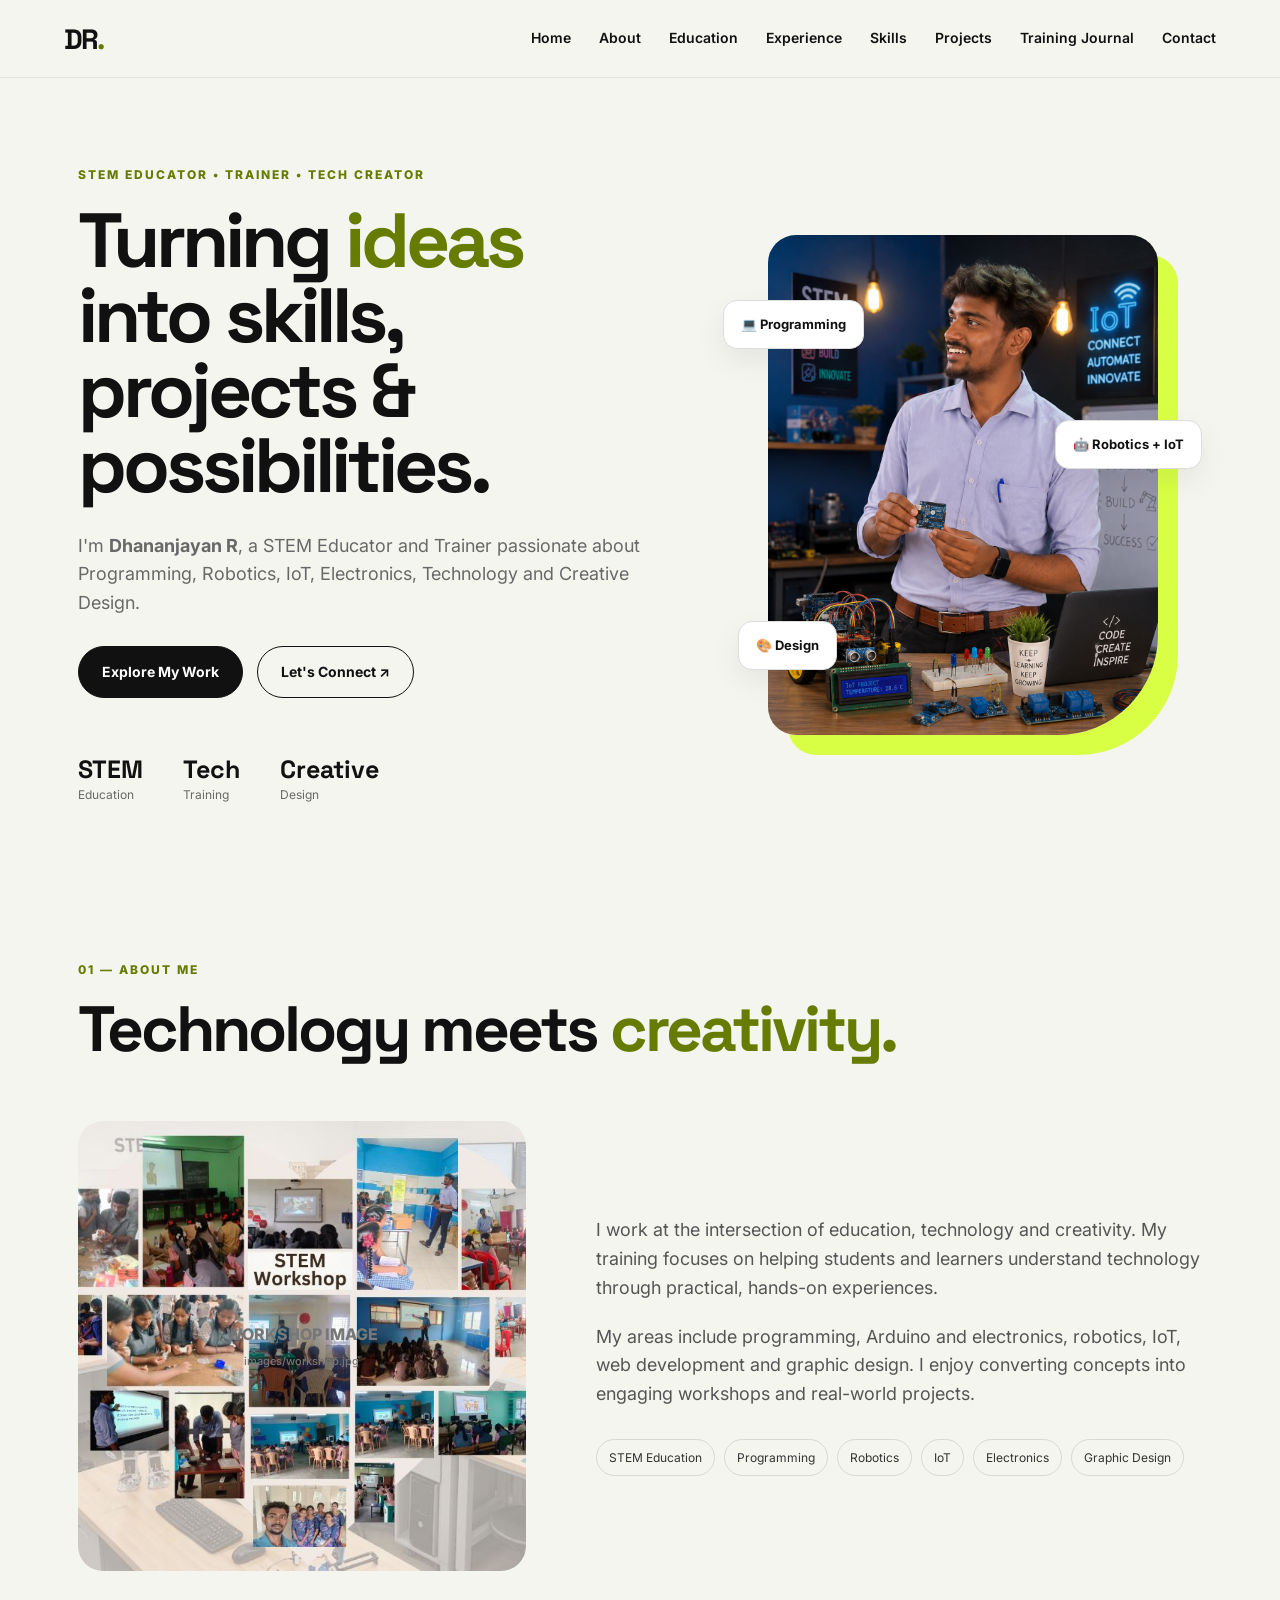
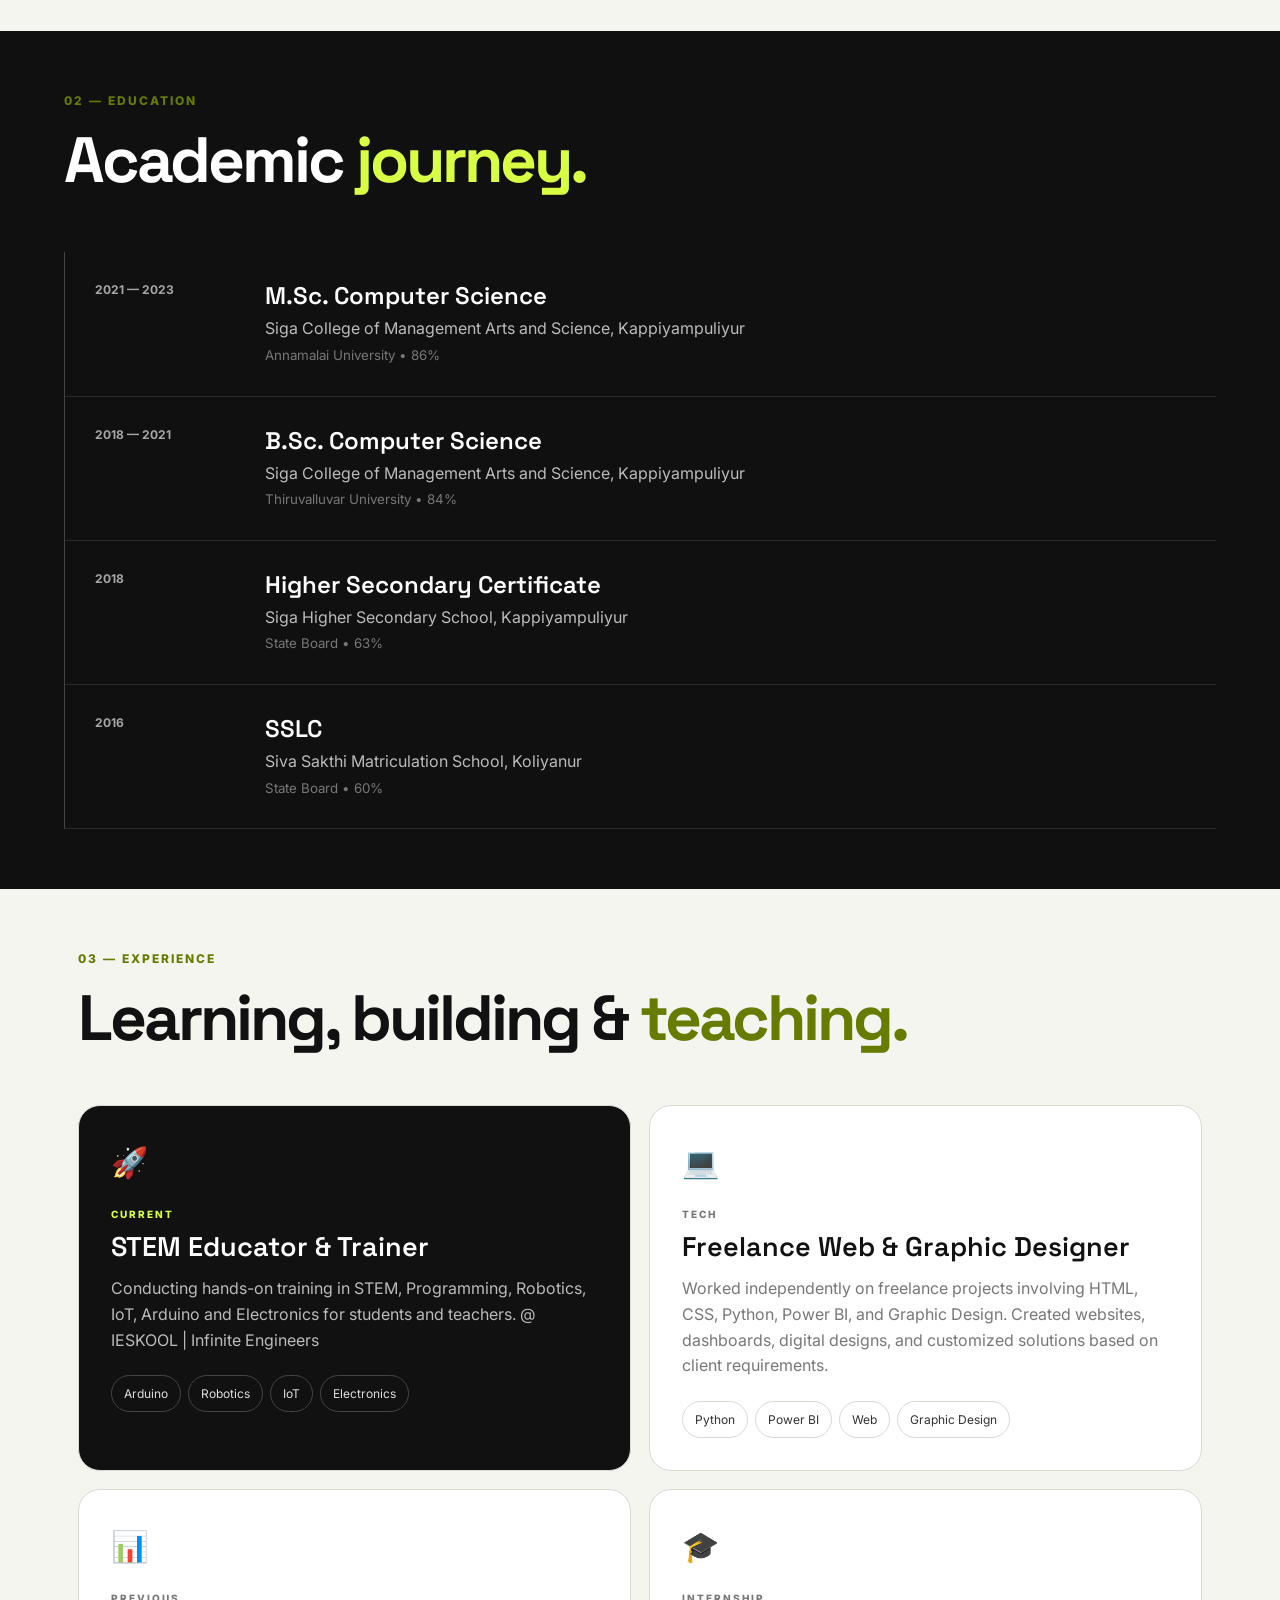
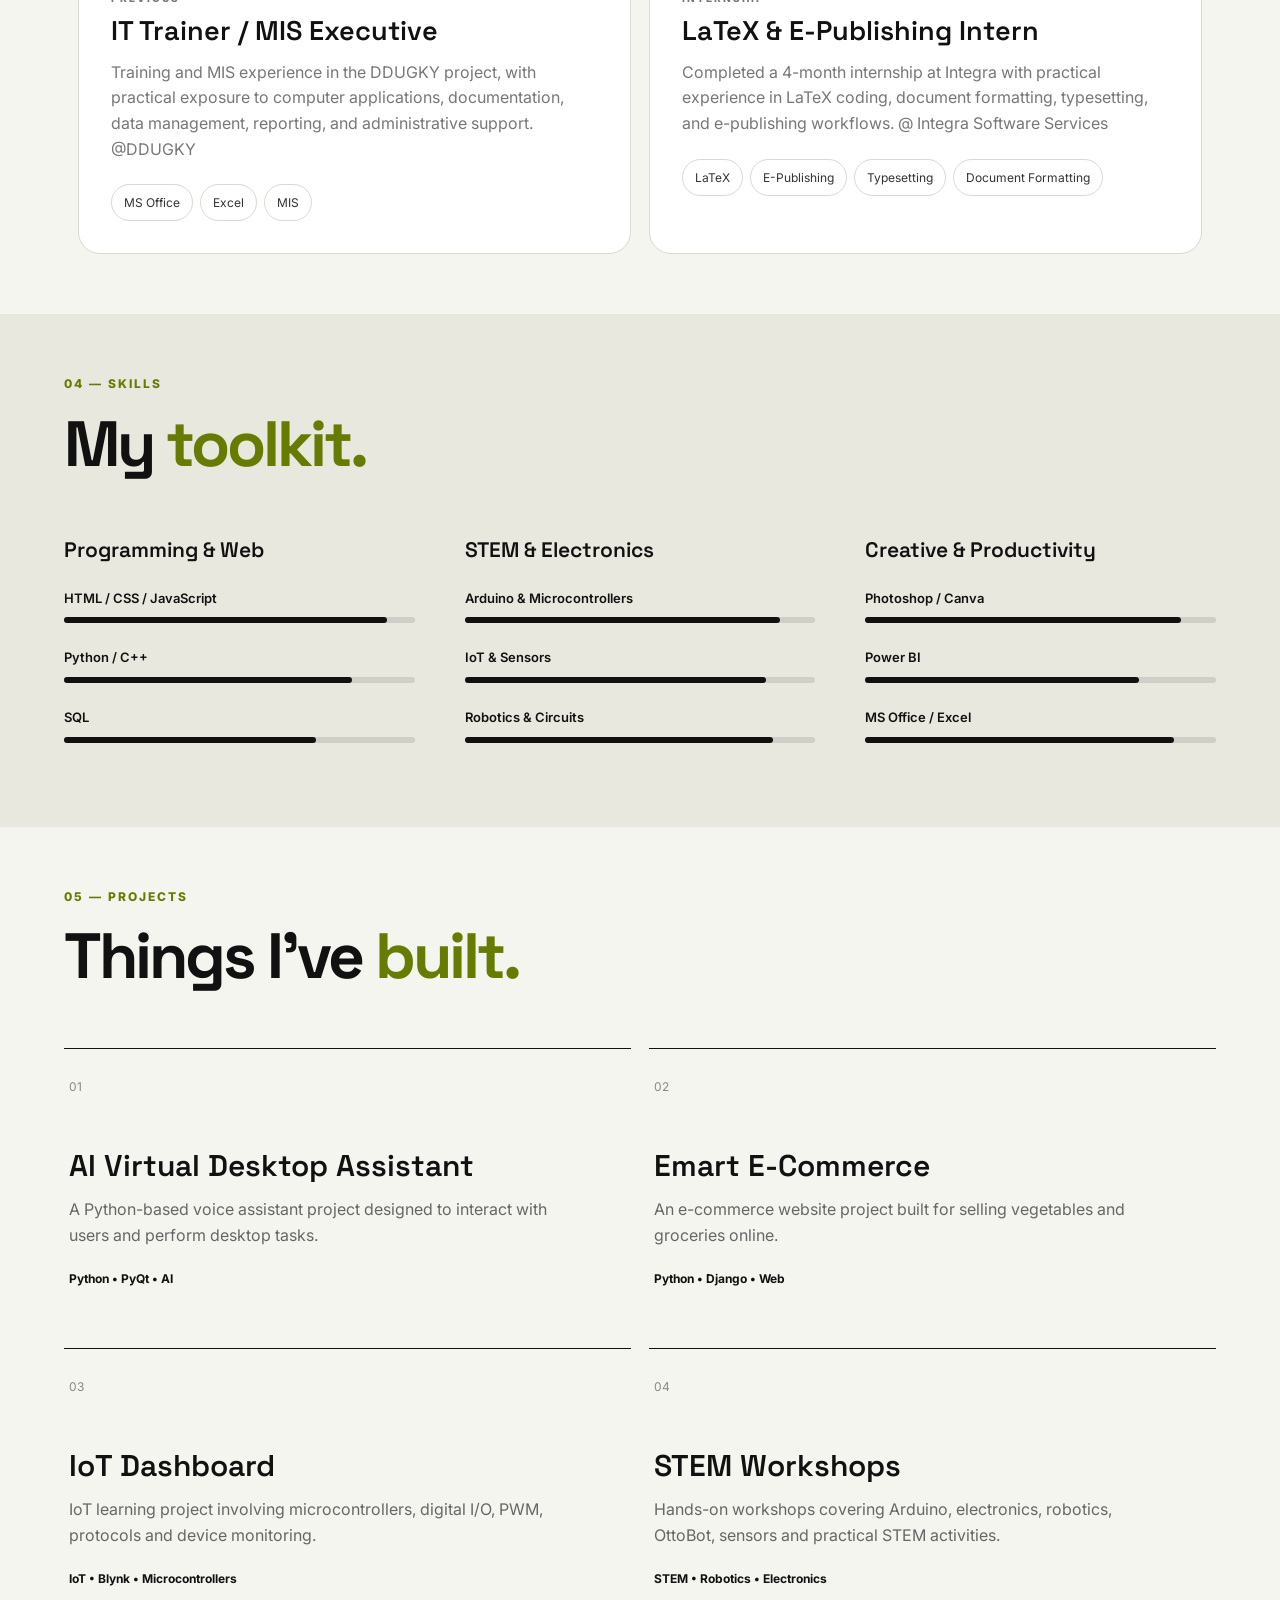
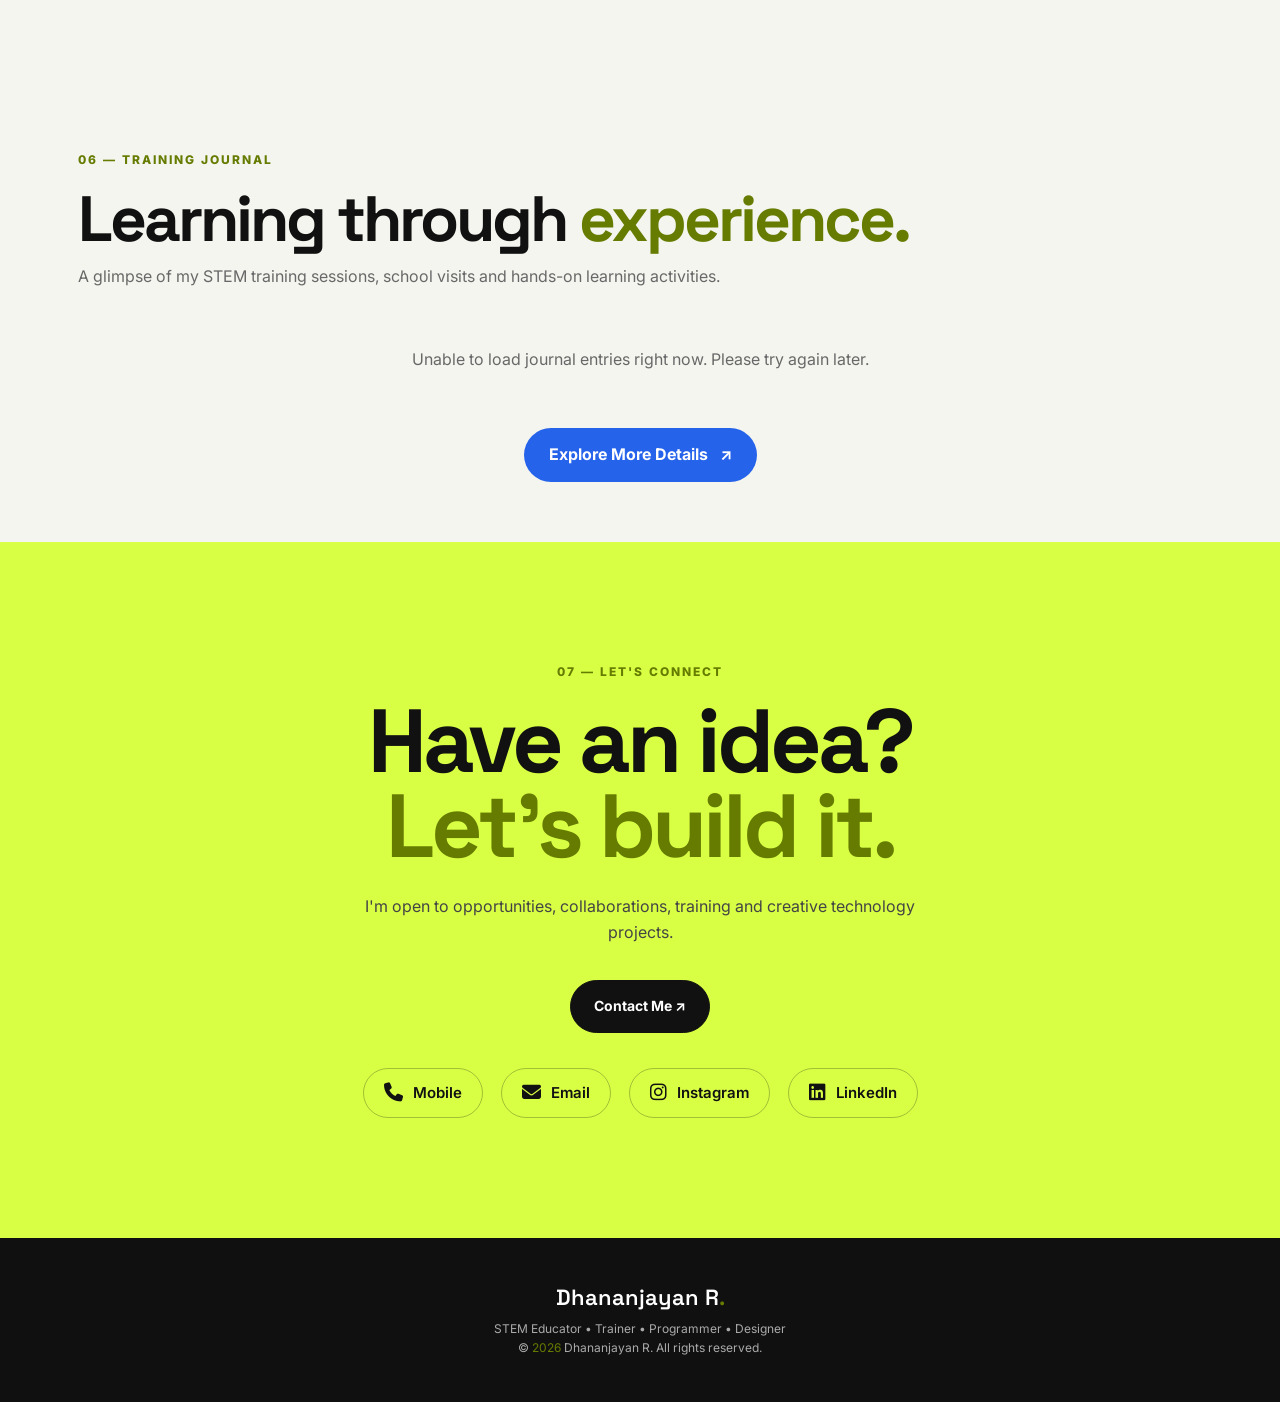
<file: index.html>
<!DOCTYPE html>
<html lang="en">
<head>
  <meta charset="UTF-8">
  <meta name="viewport" content="width=device-width, initial-scale=1.0">
  <meta name="description" content="Dhananjayan R — STEM Educator, Trainer, Programmer and Graphic Designer.">
  <title>Dhananjayan R | STEM Educator & Tech Creator</title>
  <link rel="preconnect" href="https://fonts.googleapis.com">
  <link rel="icon" type="image/png" href="logo.png">
  <link rel="preconnect" href="https://fonts.gstatic.com" crossorigin>
  <link href="https://fonts.googleapis.com/css2?family=Inter:wght@400;500;600;700;800&family=Space+Grotesk:wght@500;600;700&display=swap" rel="stylesheet">
  <link rel="stylesheet" href="style.css">
  <link rel="stylesheet"
    href="https://cdnjs.cloudflare.com/ajax/libs/font-awesome/6.5.2/css/all.min.css">

  <style>
    .journal-section { position: relative; }
    .journal-intro { color: var(--muted, #9ca3af); margin-top: 12px; max-width: 650px; line-height: 1.7; }
    .journal-grid { display:grid; grid-template-columns:repeat(2,minmax(0,1fr)); gap:24px; margin-top:32px; }
    .journal-card { overflow:hidden; border:1px solid rgba(148,163,184,.2); border-radius:18px; background:var(--card, rgba(255,255,255,.04)); transition:transform .25s ease,border-color .25s ease; }
    .journal-card:hover { transform:translateY(-5px); border-color:rgba(59,130,246,.55); }
    .journal-card img { display:block; width:100%; height:220px; object-fit:cover; background:#182235; }
    .journal-card-body { padding:22px; }
    .journal-meta { color:#60a5fa; font-size:.82rem; font-weight:700; letter-spacing:.04em; margin-bottom:9px; }
    .journal-card h3 { color:var(--text, #657c00); font-size:1.2rem; margin:0 0 10px; }
    .journal-card p { color:var(--muted, #aab4c4); line-height:1.65; margin:0 0 14px; }
    .journal-location { color:var(--muted, #aab4c4); font-size:.9rem; }
    .journal-report { display:inline-block; margin-top:14px; color:#60a5fa; text-decoration:none; font-weight:700; }
    .journal-more-wrap { display:flex; justify-content:center; margin-top:32px; }
    .journal-more-btn { display:inline-flex; gap:12px; align-items:center; padding:14px 25px; border-radius:999px; background:#2563eb; color:#fff; text-decoration:none; font-weight:700; transition:.2s ease; }
    .journal-more-btn:hover { background:#1d4ed8; transform:translateY(-2px); }
    .journal-loading,.journal-empty { grid-column:1/-1; color:var(--muted,#aab4c4); padding:24px; text-align:center; }
    @media(max-width:700px) { .journal-grid { grid-template-columns:1fr; } .journal-card img { height:200px; } }
  </style>
</head>
<body>

<header class="navbar">
  <a class="logo" href="#home">DR<span>.</span></a>
  <button class="menu-btn" id="menuBtn" aria-label="Open menu">☰</button>
  <nav id="nav">
    <a href="#home">Home</a>
    <a href="#about">About</a>
    <a href="#education">Education</a>
    <a href="#experience">Experience</a>
    <a href="#skills">Skills</a>
    <a href="#projects">Projects</a>
    <a href="#training">Training Journal</a>
    <a href="#contact">Contact</a>
  </nav>
</header>

<main>
  <section class="hero" id="home">
    <div class="hero-content reveal">
      <p class="eyebrow">STEM EDUCATOR • TRAINER • TECH CREATOR</p>
      <h1>Turning <span>ideas</span> into skills, projects & possibilities.</h1>
      <p class="hero-text">
        I'm <strong>Dhananjayan R</strong>, a STEM Educator and Trainer passionate about
        Programming, Robotics, IoT, Electronics, Technology and Creative Design.
      </p>
      <div class="hero-buttons">
        <a class="btn primary" href="#projects">Explore My Work</a>
        <a class="btn secondary" href="#contact">Let's Connect ↗</a>
      </div>
      <div class="stats">
        <div><strong>STEM</strong><span>Education</span></div>
        <div><strong>Tech</strong><span>Training</span></div>
        <div><strong>Creative</strong><span>Design</span></div>
      </div>
    </div>

    <div class="hero-visual reveal">
      <!-- Replace profile.jpg with your own photo -->
      <div class="photo-frame">
        <img src="images/profile.png" alt="Dhananjayan R" onerror="this.style.display='none';this.parentElement.classList.add('photo-placeholder')">
        <div class="placeholder-content">
          <span>YOUR PHOTO</span>
          <small>images/profile.jpg</small>
        </div>
      </div>
      <div class="floating-card card-one">💻 Programming</div>
      <div class="floating-card card-two">🤖 Robotics + IoT</div>
      <div class="floating-card card-three">🎨 Design</div>
    </div>
  </section>

  <section class="section about" id="about">
    <div class="section-head reveal">
      <p class="eyebrow">01 — ABOUT ME</p>
      <h2>Technology meets <span>creativity.</span></h2>
    </div>
    <div class="about-grid">
      <div class="about-image reveal">
        <img src="images/workshop.jpg" alt="Dhananjayan conducting a STEM workshop"
             onerror="this.style.display='none';this.parentElement.classList.add('image-placeholder')">
        <div class="placeholder-content"><span>WORKSHOP IMAGE</span><small>images/workshop.jpg</small></div>
      </div>
      <div class="about-copy reveal">
        <p>
          I work at the intersection of education, technology and creativity. My training
          focuses on helping students and learners understand technology through practical,
          hands-on experiences.
        </p>
        <p>
          My areas include programming, Arduino and electronics, robotics, IoT, web
          development and graphic design. I enjoy converting concepts into engaging
          workshops and real-world projects.
        </p>
        <div class="pill-list">
          <span>STEM Education</span><span>Programming</span><span>Robotics</span>
          <span>IoT</span><span>Electronics</span><span>Graphic Design</span>
        </div>
      </div>
    </div>
  </section>

  <section class="section dark-section" id="education">
    <div class="section-head reveal">
      <p class="eyebrow">02 — EDUCATION</p>
      <h2>Academic <span>journey.</span></h2>
    </div>
    <div class="timeline">
      <article class="timeline-item reveal">
        <div class="year">2021 — 2023</div>
        <div class="timeline-content">
          <h3>M.Sc. Computer Science</h3>
          <p>Siga College of Management Arts and Science, Kappiyampuliyur</p>
          <small>Annamalai University • 86%</small>
        </div>
      </article>
      <article class="timeline-item reveal">
        <div class="year">2018 — 2021</div>
        <div class="timeline-content">
          <h3>B.Sc. Computer Science</h3>
          <p>Siga College of Management Arts and Science, Kappiyampuliyur</p>
          <small>Thiruvalluvar University • 84%</small>
        </div>
      </article>
      <article class="timeline-item reveal">
        <div class="year">2018</div>
        <div class="timeline-content">
          <h3>Higher Secondary Certificate</h3>
          <p>Siga Higher Secondary School, Kappiyampuliyur</p>
          <small>State Board • 63%</small>
        </div>
      </article>
      <article class="timeline-item reveal">
        <div class="year">2016</div>
        <div class="timeline-content">
          <h3>SSLC</h3>
          <p>Siva Sakthi Matriculation School, Koliyanur</p>
          <small>State Board • 60%</small>
        </div>
      </article>
    </div>
  </section>

  <section class="section" id="experience">
    <div class="section-head reveal">
      <p class="eyebrow">03 — EXPERIENCE</p>
      <h2>Learning, building & <span>teaching.</span></h2>
    </div>
    <div class="experience-grid">
      <article class="experience-card featured reveal">
        <div class="icon">🚀</div>
        <p class="role">CURRENT</p>
        <h3>STEM Educator & Trainer</h3>
        <p>Conducting hands-on training in STEM, Programming, Robotics, IoT, Arduino and Electronics for students and teachers. @ IESKOOL | Infinite Engineers</p>
        <div class="tags"><span>Arduino</span><span>Robotics</span><span>IoT</span><span>Electronics</span></div>
      </article>
      <article class="experience-card reveal">
        <div class="icon">💻</div>
        <p class="role">TECH</p>
        <h3>Freelance Web & Graphic Designer</h3>
        <p>Worked independently on freelance projects involving HTML, CSS, Python, Power BI, and Graphic Design. Created websites, dashboards, digital designs, and customized solutions based on client requirements.</p>
        <div class="tags"><span>Python</span><span>Power BI</span><span>Web</span><span>Graphic Design</span></div>
      </article>
      <article class="experience-card reveal">
        <div class="icon">📊</div>
        <p class="role">PREVIOUS</p>
        <h3>IT Trainer / MIS Executive</h3>
        <p>Training and MIS experience in the DDUGKY project, with practical exposure to computer applications, documentation, data management, reporting, and administrative support. @DDUGKY</p>
        <div class="tags"><span>MS Office</span><span>Excel</span><span>MIS</span></div>
      </article>
      <article class="experience-card reveal">
        <div class="icon">🎓</div>
        <p class="role">INTERNSHIP</p>
        <h3>LaTeX & E-Publishing Intern</h3>
        <p>Completed a 4-month internship at Integra with practical experience in LaTeX coding, document formatting, typesetting, and e-publishing workflows. @ Integra Software Services</p>
        <div class="tags"><span>LaTeX</span><span>E-Publishing</span><span>Typesetting</span><span>Document Formatting</span></div>
      </article>
    </div>
  </section>

  <section class="section skills-section" id="skills">
    <div class="section-head reveal">
      <p class="eyebrow">04 — SKILLS</p>
      <h2>My <span>toolkit.</span></h2>
    </div>
    <div class="skills-wrap reveal">
      <div class="skill-group">
        <h3>Programming & Web</h3>
        <div class="skill-bars">
          <div><span>HTML / CSS / JavaScript</span><i style="--level: 92%"></i></div>
          <div><span>Python / C++</span><i style="--level: 82%"></i></div>
          <div><span>SQL</span><i style="--level: 72%"></i></div>
        </div>
      </div>
      <div class="skill-group">
        <h3>STEM & Electronics</h3>
        <div class="skill-bars">
          <div><span>Arduino & Microcontrollers</span><i style="--level: 90%"></i></div>
          <div><span>IoT & Sensors</span><i style="--level: 86%"></i></div>
          <div><span>Robotics & Circuits</span><i style="--level: 88%"></i></div>
        </div>
      </div>
      <div class="skill-group">
        <h3>Creative & Productivity</h3>
        <div class="skill-bars">
          <div><span>Photoshop / Canva</span><i style="--level: 90%"></i></div>
          <div><span>Power BI</span><i style="--level: 78%"></i></div>
          <div><span>MS Office / Excel</span><i style="--level: 88%"></i></div>
        </div>
      </div>
    </div>
  </section>

  <section class="section projects-section" id="projects">
    <div class="section-head reveal">
      <p class="eyebrow">05 — PROJECTS</p>
      <h2>Things I've <span>built.</span></h2>
    </div>
    <div class="project-grid">
      <article class="project-card reveal">
        <div class="project-number">01</div>
        <h3>AI Virtual Desktop Assistant</h3>
        <p>A Python-based voice assistant project designed to interact with users and perform desktop tasks.</p>
        <span>Python • PyQt • AI</span>
      </article>
      <article class="project-card reveal">
        <div class="project-number">02</div>
        <h3>Emart E-Commerce</h3>
        <p>An e-commerce website project built for selling vegetables and groceries online.</p>
        <span>Python • Django • Web</span>
      </article>
      <article class="project-card reveal">
        <div class="project-number">03</div>
        <h3>IoT Dashboard</h3>
        <p>IoT learning project involving microcontrollers, digital I/O, PWM, protocols and device monitoring.</p>
        <span>IoT • Blynk • Microcontrollers</span>
      </article>
      <article class="project-card reveal">
        <div class="project-number">04</div>
        <h3>STEM Workshops</h3>
        <p>Hands-on workshops covering Arduino, electronics, robotics, OttoBot, sensors and practical STEM activities.</p>
        <span>STEM • Robotics • Electronics</span>
      </article>
    </div>
  </section>

  <section class="section journal-section" id="training">
    <div class="section-head reveal">
      <p class="eyebrow">06 — TRAINING JOURNAL</p>
      <h2>Learning through <span>experience.</span></h2>
      <p class="journal-intro">A glimpse of my STEM training sessions, school visits and hands-on learning activities.</p>
    </div>
    <div class="journal-grid" id="homeJournalGrid">
      <p class="journal-loading">Loading my latest journal entries...</p>
    </div>
    <div class="journal-more-wrap">
      <a href="training-journal.html" class="journal-more-btn">Explore More Details <span aria-hidden="true">↗</span></a>
    </div>
  </section>
<!-- 
  <section class="section projects-section" id="projects">
    <div class="section-head reveal">
      <p class="eyebrow">06 — PROJECTS</p>
      <h2>Things I've <span>built.</span></h2>
    </div>
    <div class="project-grid">
      <article class="project-card reveal">
        <div class="project-number">01</div>
        <h3>AI Virtual Desktop Assistant</h3>
        <p>A Python-based voice assistant project designed to interact with users and perform desktop tasks.</p>
        <span>Python • PyQt • AI</span>
      </article>
      <article class="project-card reveal">
        <div class="project-number">02</div>
        <h3>Emart E-Commerce</h3>
        <p>An e-commerce website project built for selling vegetables and groceries online.</p>
        <span>Python • Django • Web</span>
      </article>
      <article class="project-card reveal">
        <div class="project-number">03</div>
        <h3>IoT Dashboard</h3>
        <p>IoT learning project involving microcontrollers, digital I/O, PWM, protocols and device monitoring.</p>
        <span>IoT • Blynk • Microcontrollers</span>
      </article>
      <article class="project-card reveal">
        <div class="project-number">04</div>
        <h3>STEM Workshops</h3>
        <p>Hands-on workshops covering Arduino, electronics, robotics, OttoBot, sensors and practical STEM activities.</p>
        <span>STEM • Robotics • Electronics</span>
      </article>
    </div>
  </section> -->

  <section class="cta" id="contact">
    <div class="reveal">
      <p class="eyebrow">07 — LET'S CONNECT</p>

      <h2>Have an idea?<br>
        <span>Let's build it.</span>
      </h2>

      <p>
        I'm open to opportunities, collaborations, training
        and creative technology projects.
      </p>

      <a class="btn primary" href="mailto:jayancanvas@gmail.com">
        Contact Me ↗
      </a>

      <div class="social-links">

          <a href="tel:+919025316695" class="social-link">
              <i class="fa-solid fa-phone"></i>
              <span>Mobile</span>
          </a>

          <a href="mailto:jayancanvas@gmail.com" class="social-link">
              <i class="fa-solid fa-envelope"></i>
              <span>Email</span>
          </a>

          <a href="https://www.instagram.com/jayan_msd07?dlrf=NWdrNzRkcHY2MW13"
            target="_blank" class="social-link">
              <i class="fa-brands fa-instagram"></i>
              <span>Instagram</span>
          </a>

          <a href="https://www.linkedin.com/in/dhananjayan-ruthragaramoorthy-23119527b/"
            target="_blank" class="social-link">
              <i class="fa-brands fa-linkedin"></i>
              <span>LinkedIn</span>
          </a>

      </div>

    </div>
  </section>
</main>

<footer>
  <div class="footer-logo">Dhananjayan R<span>.</span></div>
  <p>STEM Educator • Trainer • Programmer • Designer</p>
  <p>© <span id="year"></span> Dhananjayan R. All rights reserved.</p>
</footer>

<button class="top-btn" id="topBtn" aria-label="Back to top">↑</button>
<script>
(() => {
  const csvUrl = 'https://docs.google.com/spreadsheets/d/e/2PACX-1vRlr_Ez1GvgYhBowF4OGKRHFnOjW1VO8ckz-uh-FlkpNs-CdgAIHagHPMor00yWugVVNgn32lkIRIbx/pub?gid=2006043793&single=true&output=csv';
  const grid = document.getElementById('homeJournalGrid');
  if (!grid) return;
  function parseCSV(text) {
    const rows=[]; let row=[], cell='', quoted=false;
    for(let i=0;i<text.length;i++){ const c=text[i], n=text[i+1];
      if(c==='"' && quoted && n==='"'){cell+='"';i++;}
      else if(c==='"'){quoted=!quoted;}
      else if(c===',' && !quoted){row.push(cell);cell='';}
      else if((c==='\n'||c==='\r')&&!quoted){ if(c==='\r'&&n==='\n')i++; row.push(cell); if(row.some(v=>v.trim()))rows.push(row); row=[];cell='';}
      else cell+=c;
    }
    row.push(cell); if(row.some(v=>v.trim()))rows.push(row);
    const headers=(rows.shift()||[]).map(h=>h.trim());
    return rows.map(r=>Object.fromEntries(headers.map((h,i)=>[h,(r[i]||'').trim()])));
  }
  const esc = value => String(value||'').replace(/[&<>"']/g,c=>({'&':'&amp;','<':'&lt;','>':'&gt;','"':'&quot;',"'":'&#39;'}[c]));
  function card(item){
    const title=item.Topic||item.Title||'STEM Training Activity';
    const date=item.Date||''; const place=[item.School,item.Location].filter(Boolean).join(' · ');
    const photo=item.PhotoURL||item.PhotoUrl||item.ImageURL||''; const desc=item.Description||'';
    return `<article class="journal-card">${photo?`<img src="${esc(photo)}" alt="${esc(title)}" loading="lazy" onerror="this.style.display='none'">`:''}<div class="journal-card-body"><div class="journal-meta">${esc(date)}</div><h3>${esc(title)}</h3>${place?`<div class="journal-location">${esc(place)}</div>`:''}<p>${esc(desc)}</p>${item.ReportURL?`<a class="journal-report" href="${esc(item.ReportURL)}" target="_blank" rel="noopener">View session report ↗</a>`:''}</div></article>`;
  }
  fetch(csvUrl).then(r=>{if(!r.ok)throw new Error('Could not load the journal');return r.text();}).then(text=>{
    const entries=parseCSV(text).filter(x=>Object.values(x).some(v=>v));
    entries.sort((a,b)=>{const da=Date.parse(a.Date),db=Date.parse(b.Date);return (isNaN(db)?0:db)-(isNaN(da)?0:da);});
    const latest=entries.slice(0,2);
    grid.innerHTML=latest.length?latest.map(card).join(''):'<p class="journal-empty">Journal entries will appear here soon.</p>';
  }).catch(()=>{grid.innerHTML='<p class="journal-empty">Unable to load journal entries right now. Please try again later.</p>';});
})();
</script>
<script src="script.js"></script>
</body>
</html>
</file>
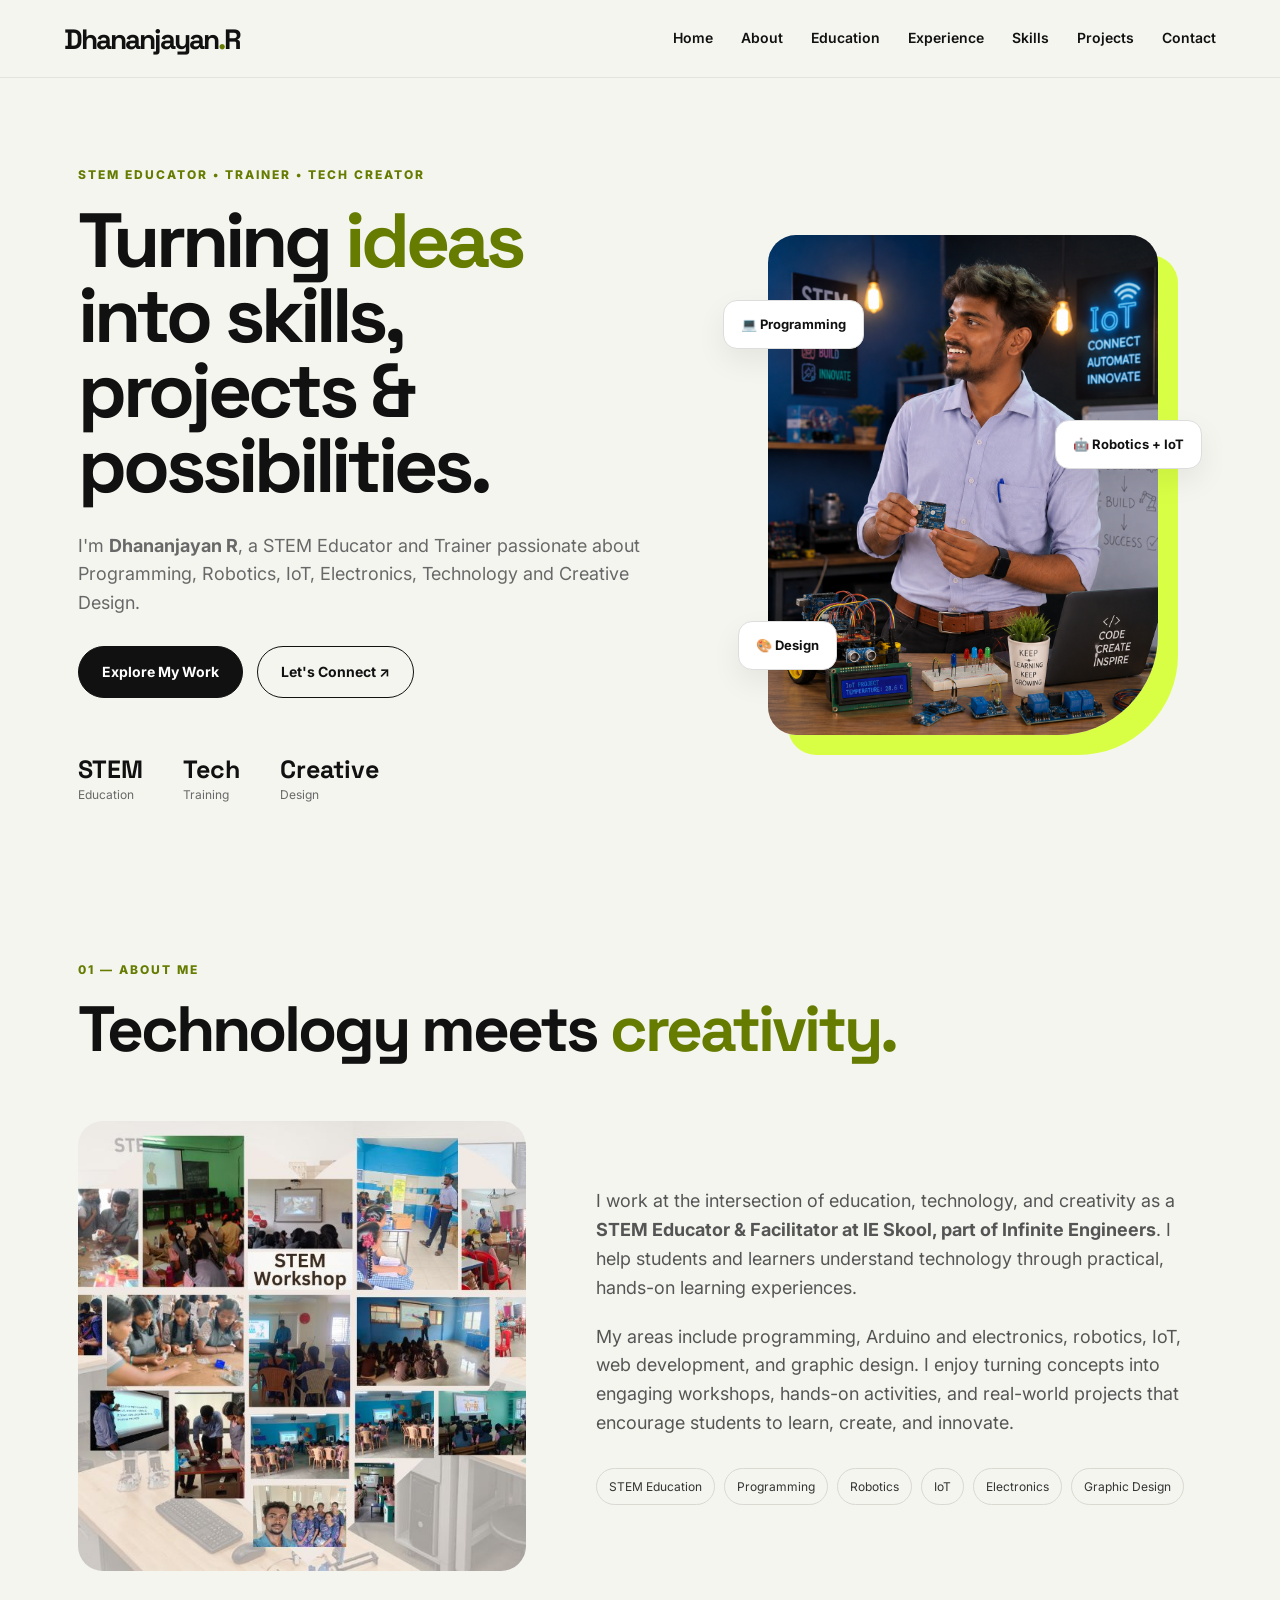
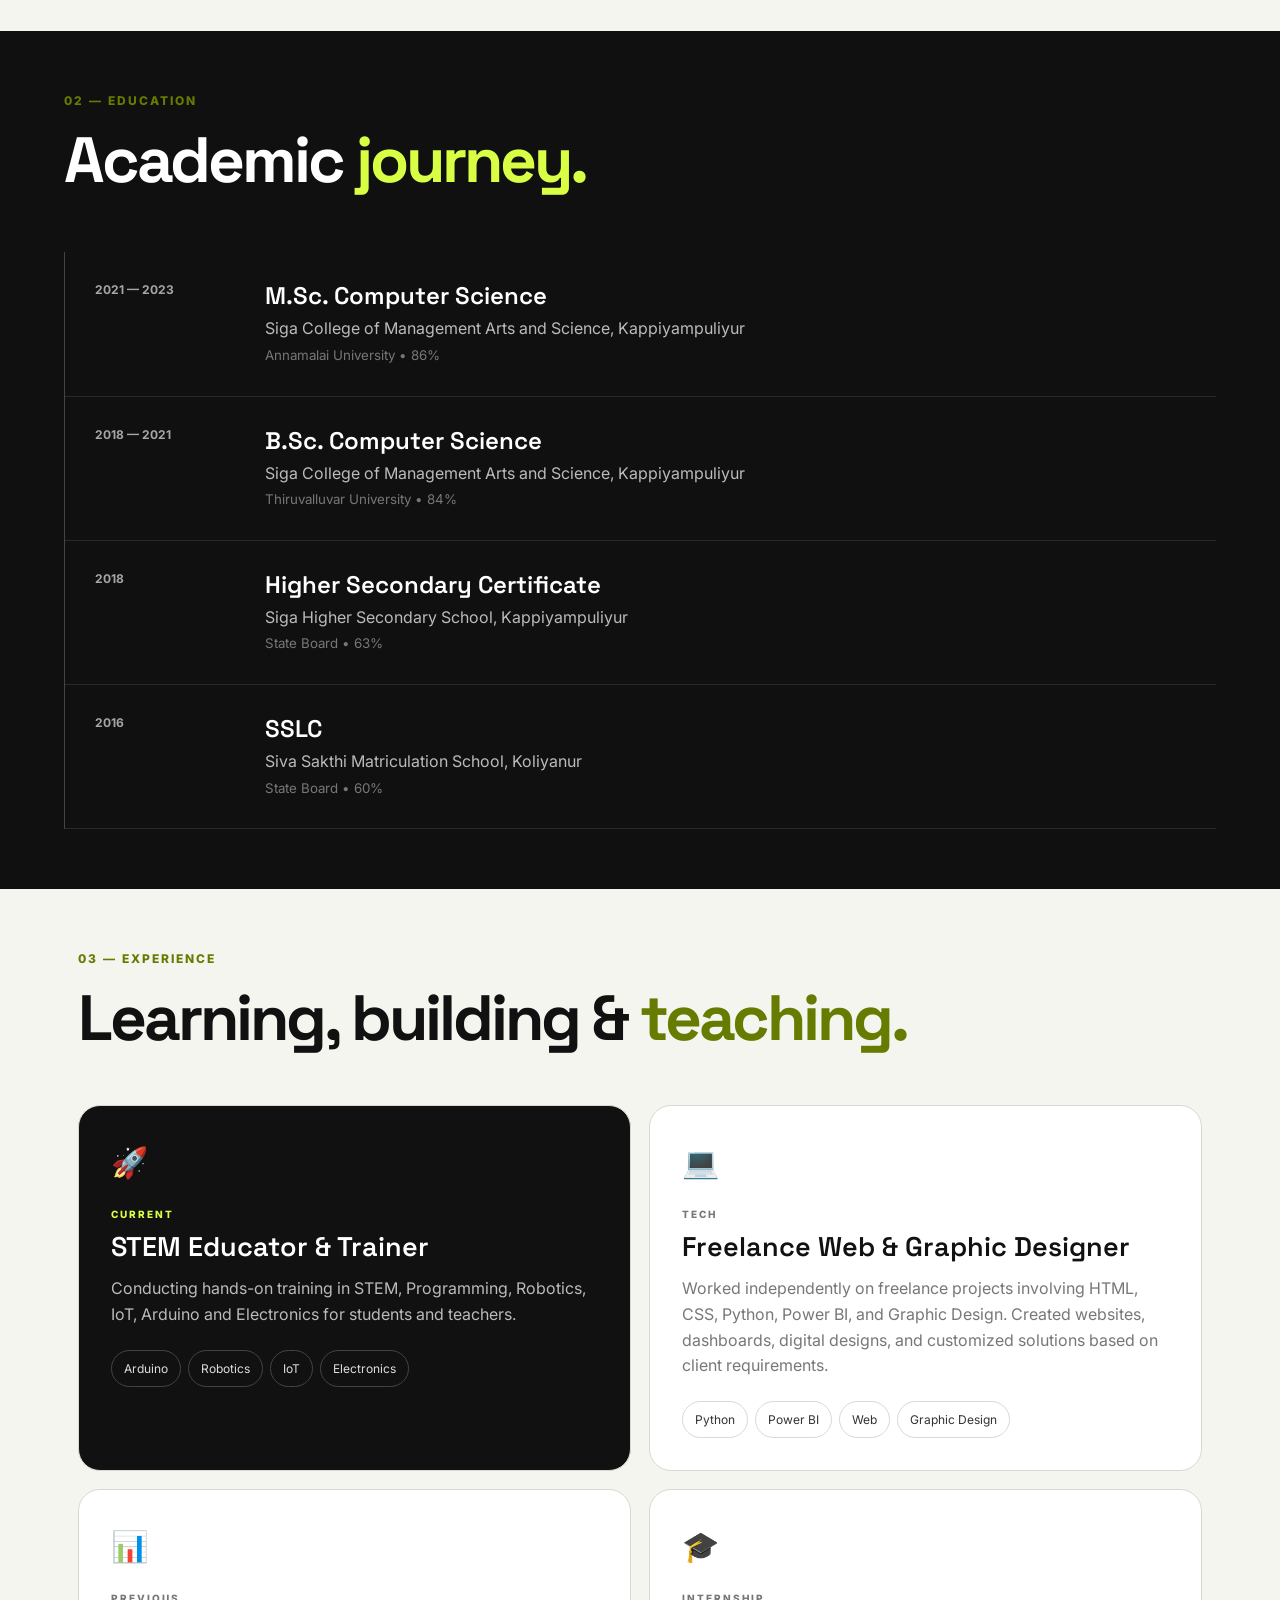
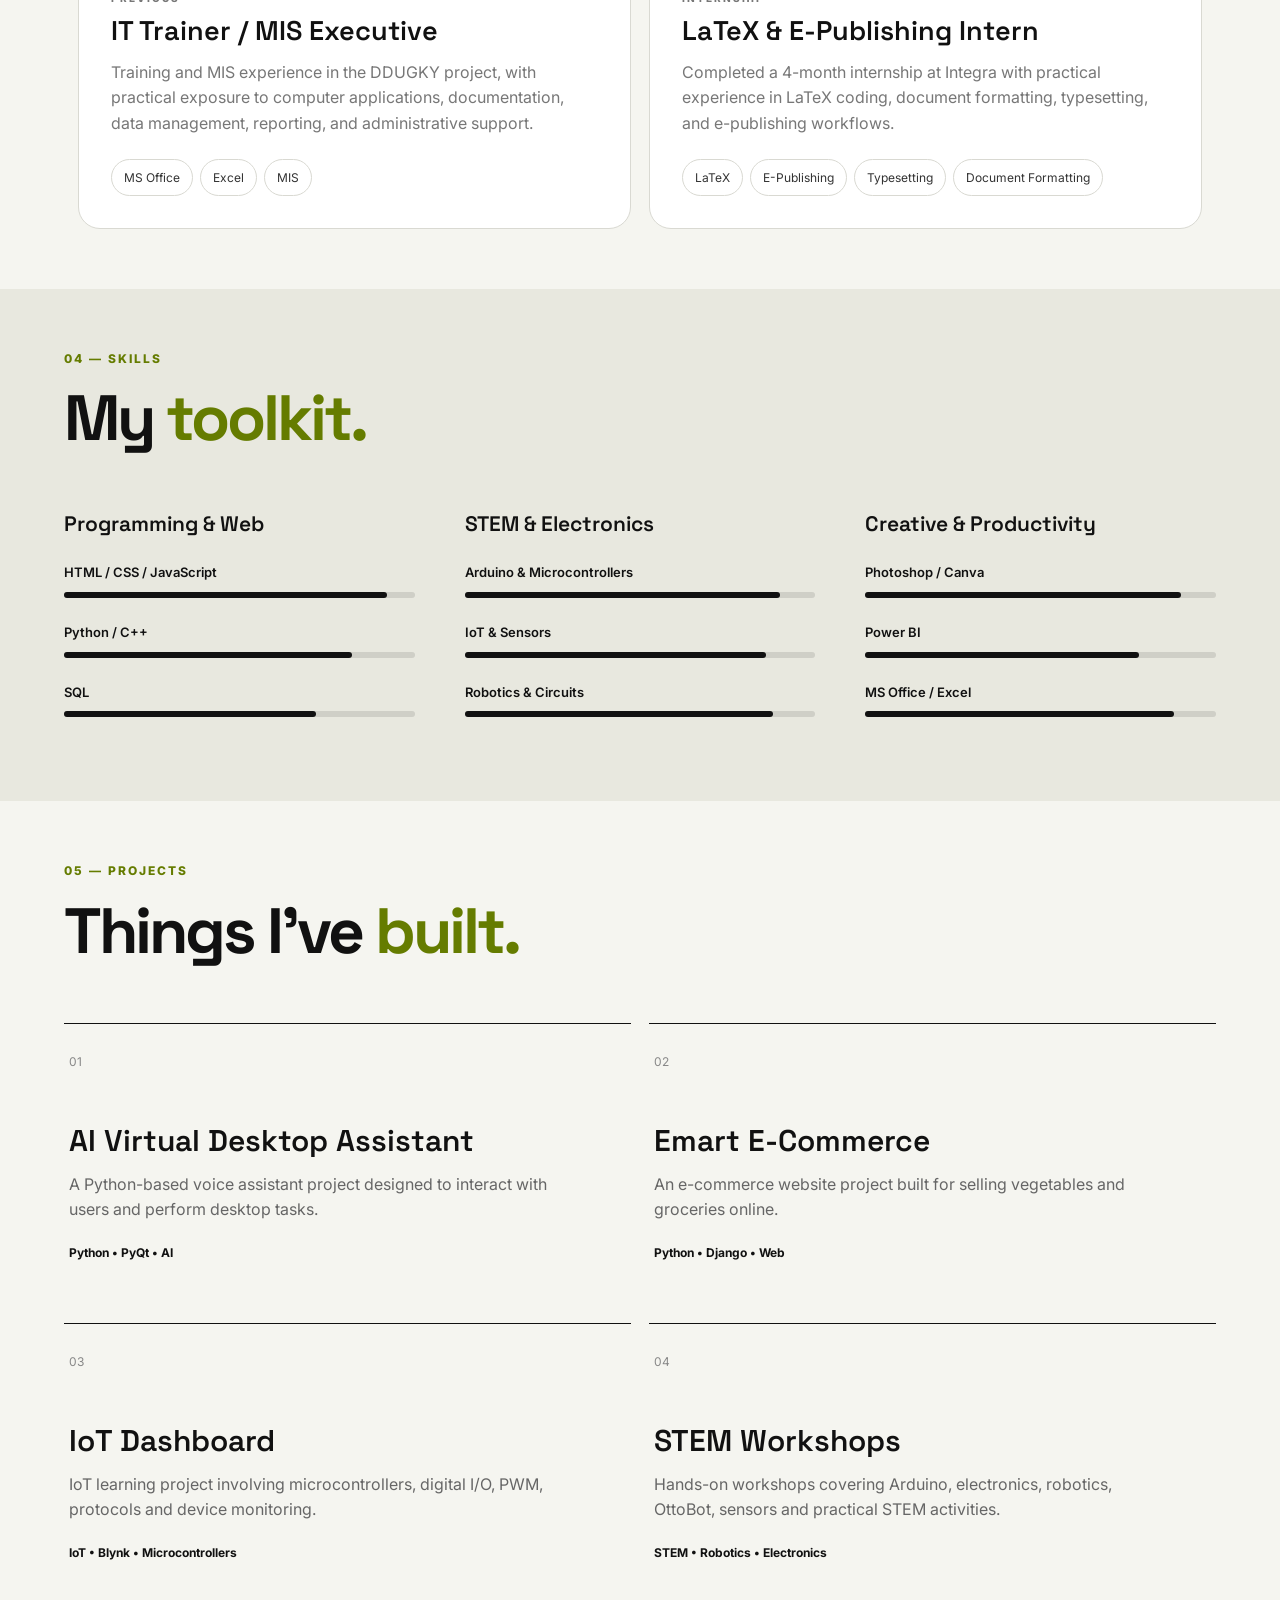
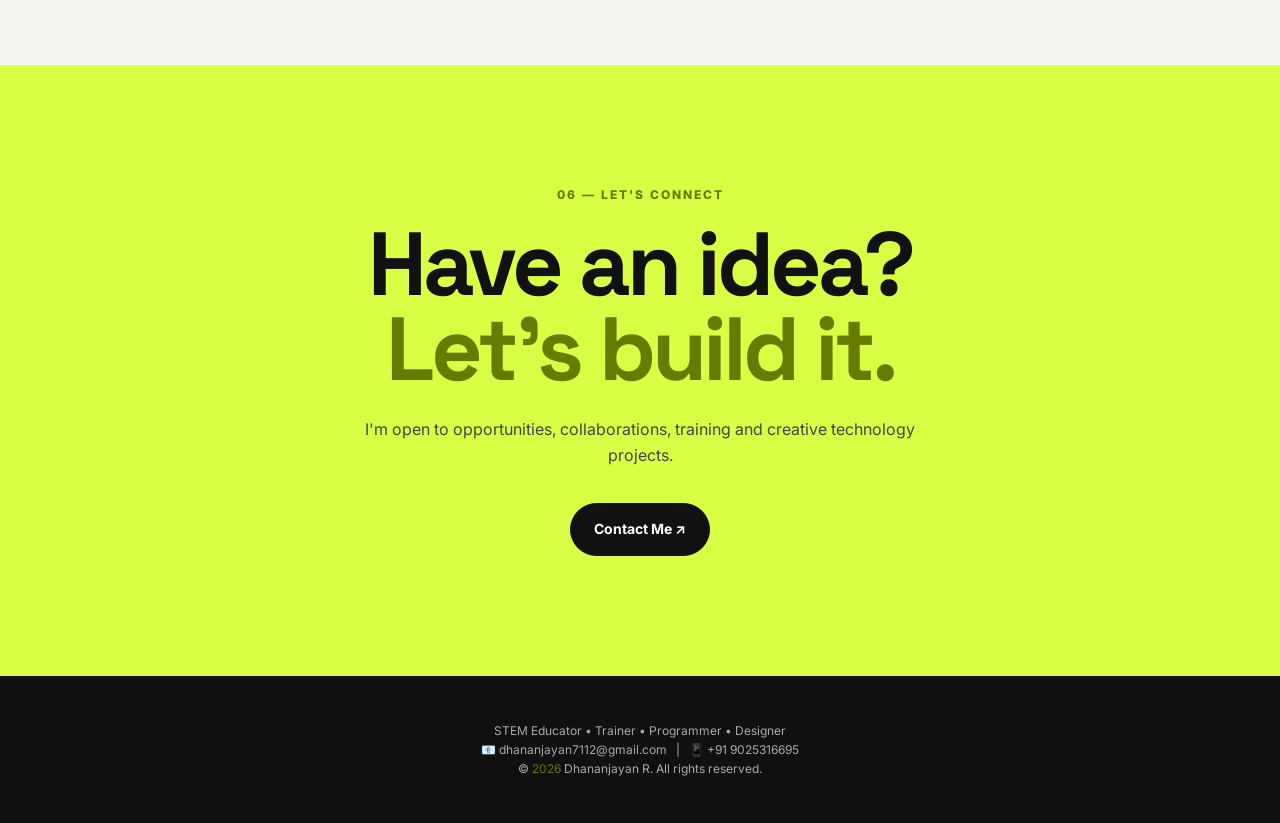
<file: indexold.html>
<!DOCTYPE html>
<html lang="en">
<head>
  <meta charset="UTF-8">
  <meta name="viewport" content="width=device-width, initial-scale=1.0">
  <meta name="description" content="Dhananjayan R — STEM Educator, Trainer, Programmer and Graphic Designer.">
  <title>Dhananjayan R | STEM Educator & Tech Creator</title>
  <link rel="preconnect" href="https://fonts.googleapis.com">
  <link rel="icon" type="image/png" href="images/logo.png">
  <link rel="preconnect" href="https://fonts.gstatic.com" crossorigin>
  <link href="https://fonts.googleapis.com/css2?family=Inter:wght@400;500;600;700;800&family=Space+Grotesk:wght@500;600;700&display=swap" rel="stylesheet">
  <link rel="stylesheet" href="style.css">
</head>
<body>

<header class="navbar">
  <a class="logo" href="#home">Dhananjayan<span>.</span>R</a>
  <button class="menu-btn" id="menuBtn" aria-label="Open menu">☰</button>
  <nav id="nav">
    <a href="#home">Home</a>
    <a href="#about">About</a>
    <a href="#education">Education</a>
    <a href="#experience">Experience</a>
    <a href="#skills">Skills</a>
    <a href="#projects">Projects</a>
    <a href="#contact">Contact</a>
  </nav>
</header>

<main>
  <section class="hero" id="home">
    <div class="hero-content reveal">
      <p class="eyebrow">STEM EDUCATOR • TRAINER • TECH CREATOR</p>
      <h1>Turning <span>ideas</span> into skills, projects & possibilities.</h1>
      <p class="hero-text">
        I'm <strong>Dhananjayan R</strong>, a STEM Educator and Trainer passionate about
        Programming, Robotics, IoT, Electronics, Technology and Creative Design.
      </p>
      <div class="hero-buttons">
        <a class="btn primary" href="#projects">Explore My Work</a>
        <a class="btn secondary" href="#contact">Let's Connect ↗</a>
      </div>
      <div class="stats">
        <div><strong>STEM</strong><span>Education</span></div>
        <div><strong>Tech</strong><span>Training</span></div>
        <div><strong>Creative</strong><span>Design</span></div>
      </div>
    </div>

    <div class="hero-visual reveal">
      <!-- Replace profile.jpg with your own photo -->
      <div class="photo-frame">
        <img src="images/profile.png" alt="Dhananjayan R" onerror="this.style.display='none';this.parentElement.classList.add('photo-placeholder')">
        <div class="placeholder-content">
          <span>YOUR PHOTO</span>
          <small>images/profile.jpg</small>
        </div>
      </div>
      <div class="floating-card card-one">💻 Programming</div>
      <div class="floating-card card-two">🤖 Robotics + IoT</div>
      <div class="floating-card card-three">🎨 Design</div>
    </div>
  </section>

  <section class="section about" id="about">
    <div class="section-head reveal">
      <p class="eyebrow">01 — ABOUT ME</p>
      <h2>Technology meets <span>creativity.</span></h2>
    </div>
    <div class="about-grid">
      <div class="about-image reveal">
        <img src="images/workshop.jpg" alt="Dhananjayan conducting a STEM workshop"
             onerror="this.style.display='none';this.parentElement.classList.add('image-placeholder')">
        <!-- <div class="placeholder-content"><span>WORKSHOP IMAGE</span><small>images/workshop.jpg</small></div> -->
      </div>
      <div class="about-copy reveal">
        <p>I work at the intersection of education, technology, and creativity as a <strong>STEM Educator & 
            Facilitator at IE Skool, part of Infinite Engineers</strong>. I help students and learners understand 
          technology through practical, hands-on learning experiences.</p>
        <p>My areas include programming, Arduino and electronics, robotics, IoT, web development, 
          and graphic design. I enjoy turning concepts into engaging workshops, hands-on activities, 
          and real-world projects that encourage students to learn, create, and innovate.</p>

        <div class="pill-list">
          <span>STEM Education</span><span>Programming</span><span>Robotics</span>
          <span>IoT</span><span>Electronics</span><span>Graphic Design</span>
        </div>
      </div>
    </div>
  </section>

  <section class="section dark-section" id="education">
    <div class="section-head reveal">
      <p class="eyebrow">02 — EDUCATION</p>
      <h2>Academic <span>journey.</span></h2>
    </div>
    <div class="timeline">
      <article class="timeline-item reveal">
        <div class="year">2021 — 2023</div>
        <div class="timeline-content">
          <h3>M.Sc. Computer Science</h3>
          <p>Siga College of Management Arts and Science, Kappiyampuliyur</p>
          <small>Annamalai University • 86%</small>
        </div>
      </article>
      <article class="timeline-item reveal">
        <div class="year">2018 — 2021</div>
        <div class="timeline-content">
          <h3>B.Sc. Computer Science</h3>
          <p>Siga College of Management Arts and Science, Kappiyampuliyur</p>
          <small>Thiruvalluvar University • 84%</small>
        </div>
      </article>
      <article class="timeline-item reveal">
        <div class="year">2018</div>
        <div class="timeline-content">
          <h3>Higher Secondary Certificate</h3>
          <p>Siga Higher Secondary School, Kappiyampuliyur</p>
          <small>State Board • 63%</small>
        </div>
      </article>
      <article class="timeline-item reveal">
        <div class="year">2016</div>
        <div class="timeline-content">
          <h3>SSLC</h3>
          <p>Siva Sakthi Matriculation School, Koliyanur</p>
          <small>State Board • 60%</small>
        </div>
      </article>
    </div>
  </section>

  <section class="section" id="experience">
    <div class="section-head reveal">
      <p class="eyebrow">03 — EXPERIENCE</p>
      <h2>Learning, building & <span>teaching.</span></h2>
    </div>
    <div class="experience-grid">
      <article class="experience-card featured reveal">
        <div class="icon">🚀</div>
        <p class="role">CURRENT</p>
        <h3>STEM Educator & Trainer</h3>
        <p>Conducting hands-on training in STEM, Programming, Robotics, IoT, Arduino and Electronics for students and teachers.</p>
        <div class="tags"><span>Arduino</span><span>Robotics</span><span>IoT</span><span>Electronics</span></div>
      </article>
      <article class="experience-card reveal">
        <div class="icon">💻</div>
        <p class="role">TECH</p>
        <h3>Freelance Web & Graphic Designer</h3>
        <p>Worked independently on freelance projects involving HTML, CSS, Python, Power BI, and Graphic Design. Created websites, dashboards, digital designs, and customized solutions based on client requirements.</p>
        <div class="tags"><span>Python</span><span>Power BI</span><span>Web</span><span>Graphic Design</span></div>
      </article>
      <article class="experience-card reveal">
        <div class="icon">📊</div>
        <p class="role">PREVIOUS</p>
        <h3>IT Trainer / MIS Executive</h3>
        <p>Training and MIS experience in the DDUGKY project, with practical exposure to computer applications, documentation, data management, reporting, and administrative support.</p>
        <div class="tags"><span>MS Office</span><span>Excel</span><span>MIS</span></div>
      </article>
      <article class="experience-card reveal">
        <div class="icon">🎓</div>
        <p class="role">INTERNSHIP</p>
        <h3>LaTeX & E-Publishing Intern</h3>
        <p>Completed a 4-month internship at Integra with practical experience in LaTeX coding, document formatting, typesetting, and e-publishing workflows.</p>
        <div class="tags"><span>LaTeX</span><span>E-Publishing</span><span>Typesetting</span><span>Document Formatting</span></div>
      </article>
    </div>
  </section>

  <section class="section skills-section" id="skills">
    <div class="section-head reveal">
      <p class="eyebrow">04 — SKILLS</p>
      <h2>My <span>toolkit.</span></h2>
    </div>
    <div class="skills-wrap reveal">
      <div class="skill-group">
        <h3>Programming & Web</h3>
        <div class="skill-bars">
          <div><span>HTML / CSS / JavaScript</span><i style="--level: 92%"></i></div>
          <div><span>Python / C++</span><i style="--level: 82%"></i></div>
          <div><span>SQL</span><i style="--level: 72%"></i></div>
        </div>
      </div>
      <div class="skill-group">
        <h3>STEM & Electronics</h3>
        <div class="skill-bars">
          <div><span>Arduino & Microcontrollers</span><i style="--level: 90%"></i></div>
          <div><span>IoT & Sensors</span><i style="--level: 86%"></i></div>
          <div><span>Robotics & Circuits</span><i style="--level: 88%"></i></div>
        </div>
      </div>
      <div class="skill-group">
        <h3>Creative & Productivity</h3>
        <div class="skill-bars">
          <div><span>Photoshop / Canva</span><i style="--level: 90%"></i></div>
          <div><span>Power BI</span><i style="--level: 78%"></i></div>
          <div><span>MS Office / Excel</span><i style="--level: 88%"></i></div>
        </div>
      </div>
    </div>
  </section>

  <section class="section projects-section" id="projects">
    <div class="section-head reveal">
      <p class="eyebrow">05 — PROJECTS</p>
      <h2>Things I've <span>built.</span></h2>
    </div>
    <div class="project-grid">
      <article class="project-card reveal">
        <div class="project-number">01</div>
        <h3>AI Virtual Desktop Assistant</h3>
        <p>A Python-based voice assistant project designed to interact with users and perform desktop tasks.</p>
        <span>Python • PyQt • AI</span>
      </article>
      <article class="project-card reveal">
        <div class="project-number">02</div>
        <h3>Emart E-Commerce</h3>
        <p>An e-commerce website project built for selling vegetables and groceries online.</p>
        <span>Python • Django • Web</span>
      </article>
      <article class="project-card reveal">
        <div class="project-number">03</div>
        <h3>IoT Dashboard</h3>
        <p>IoT learning project involving microcontrollers, digital I/O, PWM, protocols and device monitoring.</p>
        <span>IoT • Blynk • Microcontrollers</span>
      </article>
      <article class="project-card reveal">
        <div class="project-number">04</div>
        <h3>STEM Workshops</h3>
        <p>Hands-on workshops covering Arduino, electronics, robotics, OttoBot, sensors and practical STEM activities.</p>
        <span>STEM • Robotics • Electronics</span>
      </article>
    </div>
  </section>

  <section class="cta" id="contact">
    <div class="reveal">
      <p class="eyebrow">06 — LET'S CONNECT</p>
      <h2>Have an idea?<br><span>Let's build it.</span></h2>
      <p>I'm open to opportunities, collaborations, training and creative technology projects.</p>
      <a class="btn primary" href="mailto:dhananjayan7112@gmail.com">Contact Me ↗</a>
    </div>
  </section>
</main>

<footer>
  <p>STEM Educator • Trainer • Programmer • Designer</p>

  <p>
    📧 <a href="mailto:dhananjayan7112@gmail.com">dhananjayan7112@gmail.com</a>
    &nbsp; | &nbsp;
    📱 <a href="tel:+919025316695">+91 9025316695</a>
  </p>

  <p>© <span id="year"></span> Dhananjayan R. All rights reserved.</p>
</footer>

<button class="top-btn" id="topBtn" aria-label="Back to top">↑</button>
<script src="script.js"></script>
</body>
</html>
</file>
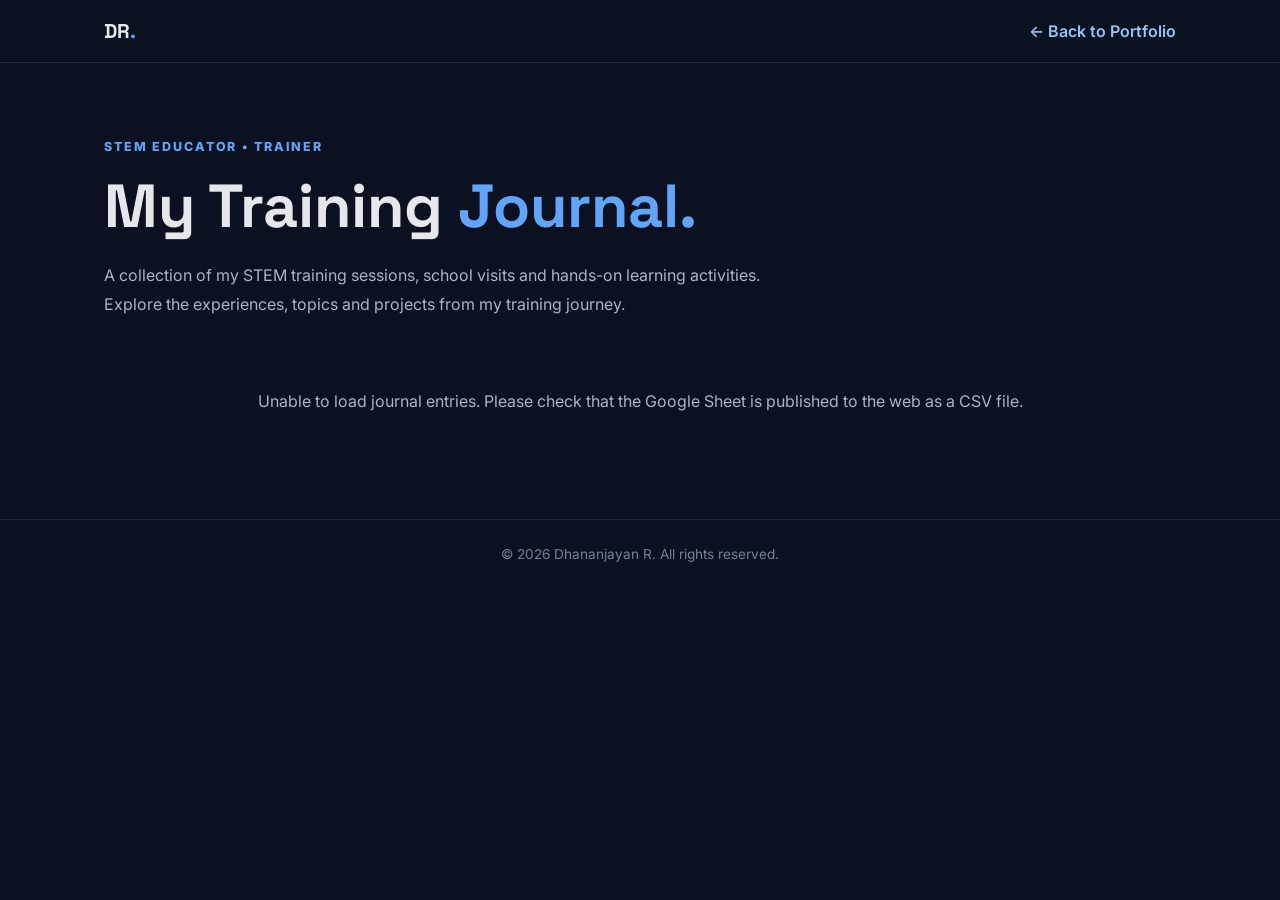
<file: Training-Journal.html>
<!DOCTYPE html>
<html lang="en">
<head>
  <meta charset="UTF-8">
  <meta name="viewport" content="width=device-width, initial-scale=1.0">
  <meta name="description" content="A complete record of Dhananjayan R's STEM training sessions, school visits and hands-on learning activities.">
  <title>Training Journal | Dhananjayan R</title>
  <link rel="preconnect" href="https://fonts.googleapis.com">
  <link rel="preconnect" href="https://fonts.gstatic.com" crossorigin>
  <link href="https://fonts.googleapis.com/css2?family=Inter:wght@400;500;600;700;800&family=Space+Grotesk:wght@500;600;700&display=swap" rel="stylesheet">
  <style>
    *{box-sizing:border-box} body{margin:0;background:#0b1120;color:#e5e7eb;font-family:Inter, sans-serif;min-height:100vh} a{color:inherit} .topbar{border-bottom:1px solid rgba(148,163,184,.18);background:rgba(11,17,32,.9)} .topbar-inner{max-width:1120px;margin:auto;padding:18px 24px;display:flex;align-items:center;justify-content:space-between;gap:16px}.brand{font:700 1.25rem 'Space Grotesk',sans-serif;text-decoration:none}.brand span{color:#60a5fa}.back{color:#93c5fd;text-decoration:none;font-weight:600}.container{max-width:1120px;margin:auto;padding:64px 24px}.eyebrow{color:#60a5fa;font-size:.78rem;font-weight:800;letter-spacing:.15em;text-transform:uppercase}.title{font:700 clamp(2.2rem,5vw,3.8rem) 'Space Grotesk',sans-serif;margin:12px 0}.title span{color:#60a5fa}.intro{color:#aab4c4;line-height:1.8;max-width:680px}.journal-count{color:#94a3b8;font-size:.9rem;margin:28px 0 18px}.journal-grid{display:grid;grid-template-columns:repeat(2,minmax(0,1fr));gap:24px}.journal-card{overflow:hidden;border:1px solid rgba(148,163,184,.2);border-radius:18px;background:#111c30;transition:transform .25s,border-color .25s}.journal-card:hover{transform:translateY(-5px);border-color:rgba(59,130,246,.6)}.journal-card img{display:block;width:100%;height:240px;object-fit:cover;background:#182235}.journal-card-body{padding:23px}.journal-meta{color:#60a5fa;font-size:.82rem;font-weight:700;letter-spacing:.04em;margin-bottom:9px}.journal-card h2{font:700 1.25rem 'Space Grotesk',sans-serif;margin:0 0 10px}.journal-location{color:#93a4ba;font-size:.9rem;margin-bottom:12px}.journal-card p{color:#b6c2d2;line-height:1.7;margin:0}.journal-report{display:inline-block;margin-top:16px;color:#60a5fa;text-decoration:none;font-weight:700}.status{color:#aab4c4;padding:28px 0;text-align:center;grid-column:1/-1}.footer{text-align:center;color:#718096;border-top:1px solid rgba(148,163,184,.15);padding:26px 20px;font-size:.85rem}@media(max-width:700px){.container{padding:44px 18px}.journal-grid{grid-template-columns:1fr}.journal-card img{height:210px}.topbar-inner{padding:16px 18px}}
  </style>
</head>
<body>
  <header class="topbar"><div class="topbar-inner"><a class="brand" href="index.html">DR<span>.</span></a><a class="back" href="index.html#training">← Back to Portfolio</a></div></header>
  <main class="container">
    <p class="eyebrow">STEM EDUCATOR • TRAINER</p>
    <h1 class="title">My Training <span>Journal.</span></h1>
    <p class="intro">A collection of my STEM training sessions, school visits and hands-on learning activities. Explore the experiences, topics and projects from my training journey.</p>
    <p class="journal-count" id="journalCount">Loading journal entries...</p>
    <section class="journal-grid" id="allJournalEntries" aria-live="polite"><p class="status">Loading journal entries...</p></section>
  </main>
  <footer class="footer">© <span id="year"></span> Dhananjayan R. All rights reserved.</footer>
  <script>
  (()=>{
    const csvUrl='https://docs.google.com/spreadsheets/d/e/2PACX-1vRlr_Ez1GvgYhBowF4OGKRHFnOjW1VO8ckz-uh-FlkpNs-CdgAIHagHPMor00yWugVVNgn32lkIRIbx/pub?gid=2006043793&single=true&output=csv';
    const grid=document.getElementById('allJournalEntries'),count=document.getElementById('journalCount');document.getElementById('year').textContent=new Date().getFullYear();
    function parseCSV(text){const rows=[];let row=[],cell='',quoted=false;for(let i=0;i<text.length;i++){const c=text[i],n=text[i+1];if(c==='"'&&quoted&&n==='"'){cell+='"';i++;}else if(c==='"'){quoted=!quoted;}else if(c===','&&!quoted){row.push(cell);cell='';}else if((c==='\n'||c==='\r')&&!quoted){if(c==='\r'&&n==='\n')i++;row.push(cell);if(row.some(v=>v.trim()))rows.push(row);row=[];cell='';}else cell+=c;}row.push(cell);if(row.some(v=>v.trim()))rows.push(row);const headers=(rows.shift()||[]).map(h=>h.trim());return rows.map(r=>Object.fromEntries(headers.map((h,i)=>[h,(r[i]||'').trim()])));}
    const esc=v=>String(v||'').replace(/[&<>"']/g,c=>({'&':'&amp;','<':'&lt;','>':'&gt;','"':'&quot;',"'":'&#39;'}[c]));
    function makeCard(x){const title=x.Topic||x.Title||'STEM Training Activity',place=[x.School,x.Location].filter(Boolean).join(' · '),photo=x.PhotoURL||x.PhotoUrl||x.ImageURL||'';return `<article class="journal-card">${photo?`<img src="${esc(photo)}" alt="${esc(title)}" loading="lazy" onerror="this.style.display='none'">`:''}<div class="journal-card-body"><div class="journal-meta">${esc(x.Date||'')}</div><h2>${esc(title)}</h2>${place?`<div class="journal-location">${esc(place)}</div>`:''}<p>${esc(x.Description||'')}</p>${x.ReportURL?`<a class="journal-report" href="${esc(x.ReportURL)}" target="_blank" rel="noopener">View session report ↗</a>`:''}</div></article>`;}
    fetch(csvUrl).then(r=>{if(!r.ok)throw new Error();return r.text();}).then(text=>{const entries=parseCSV(text).filter(x=>Object.values(x).some(v=>v));entries.sort((a,b)=>{const da=Date.parse(a.Date),db=Date.parse(b.Date);return(isNaN(db)?0:db)-(isNaN(da)?0:da);});count.textContent=`${entries.length} journal ${entries.length===1?'entry':'entries'} • Latest sessions first`;grid.innerHTML=entries.length?entries.map(makeCard).join(''):'<p class="status">No journal entries found yet.</p>';}).catch(()=>{count.textContent='';grid.innerHTML='<p class="status">Unable to load journal entries. Please check that the Google Sheet is published to the web as a CSV file.</p>';});
  })();
  </script>
</body>
</html>
</file>
<file: style.css>
*{margin:0;padding:0;box-sizing:border-box}
:root{--bg:#f5f5f0;--ink:#111;--muted:#686868;--line:#d9d9d2;--accent:#d9ff45;--dark:#101010;--card:#fff;--max:1180px}
html{scroll-behavior:smooth}
body{font-family:Inter,Arial,sans-serif;background:var(--bg);color:var(--ink);line-height:1.6}
a{text-decoration:none;color:inherit}
.navbar{height:78px;padding:0 max(5vw,24px);display:flex;align-items:center;justify-content:space-between;position:fixed;top:0;width:100%;z-index:100;background:rgba(245,245,240,.88);backdrop-filter:blur(18px);border-bottom:1px solid rgba(0,0,0,.07)}
.logo{font:700 28px "Space Grotesk";letter-spacing:-2px}.logo span,.eyebrow,.section-head h2 span,.hero h1 span,.cta h2 span,footer span{color:#657c00}
nav{display:flex;gap:28px;font-size:14px;font-weight:600}nav a{position:relative}nav a:after{content:"";position:absolute;left:0;bottom:-6px;width:0;height:2px;background:var(--ink);transition:.3s}nav a:hover:after{width:100%}
.menu-btn{display:none;border:0;background:none;font-size:26px}
.hero{min-height:100vh;max-width:var(--max);margin:auto;padding:150px 28px 80px;display:grid;grid-template-columns:1.1fr .9fr;align-items:center;gap:60px}
.eyebrow{font-size:12px;font-weight:800;letter-spacing:2px;margin-bottom:18px}
.hero h1{font:700 clamp(48px,6vw,84px)/.98 "Space Grotesk";letter-spacing:-4px;max-width:760px}
.hero-text{font-size:18px;color:var(--muted);max-width:650px;margin:28px 0}
.hero-buttons{display:flex;gap:14px;flex-wrap:wrap}.btn{display:inline-flex;padding:14px 23px;border-radius:100px;font-weight:700;font-size:14px;transition:.25s;border:1px solid var(--ink)}.btn:hover{transform:translateY(-3px)}.primary{background:var(--ink);color:white}.secondary{background:transparent}
.stats{display:flex;gap:40px;margin-top:55px}.stats div{display:flex;flex-direction:column}.stats strong{font:700 25px "Space Grotesk"}.stats span{font-size:12px;color:var(--muted)}
.hero-visual{position:relative;min-height:550px;display:flex;align-items:center;justify-content:center}
.photo-frame{width:min(390px,85%);height:500px;background:#deded7;border-radius:28px 28px 100px 28px;overflow:hidden;box-shadow:20px 20px 0 var(--accent);position:relative}.photo-frame img{width:100%;height:100%;object-fit:cover}.placeholder-content{position:absolute;inset:0;display:flex;flex-direction:column;align-items:center;justify-content:center;color:#777;font-weight:800}.placeholder-content small{font-weight:500;font-size:11px;margin-top:6px}
.photo-placeholder .placeholder-content,.image-placeholder .placeholder-content{display:flex}
.photo-frame:not(.photo-placeholder) .placeholder-content{display:none}
.floating-card{position:absolute;background:white;padding:13px 17px;border:1px solid #ddd;border-radius:14px;box-shadow:0 12px 30px #0001;font-size:13px;font-weight:700;animation:float 4s ease-in-out infinite}.card-one{top:90px;left:0}.card-two{right:0;top:210px;animation-delay:1s}.card-three{bottom:90px;left:15px;animation-delay:2s}
@keyframes float{50%{transform:translateY(-10px)}}
.section{max-width:var(--max);margin:auto;padding:60px 28px}.section-head h2{font:700 clamp(38px,5vw,64px)/1 "Space Grotesk";letter-spacing:-3px}.about-grid{display:grid;grid-template-columns:.85fr 1.15fr;gap:70px;align-items:center;margin-top:60px}
.about-image{height:450px;background:#ddd;border-radius:25px;overflow:hidden;position:relative}.about-image img{width:100%;height:100%;object-fit:cover}.image-placeholder .placeholder-content{display:flex}.about-copy{font-size:18px;color:#555}.about-copy p+p{margin-top:20px}.pill-list{display:flex;flex-wrap:wrap;gap:9px;margin-top:30px}.pill-list span,.tags span{padding:8px 12px;border:1px solid var(--line);border-radius:50px;font-size:12px;color:#333}
.dark-section{max-width:none;background:var(--dark);color:white;padding-left:max(5vw,28px);padding-right:max(5vw,28px)}.dark-section .section-head{max-width:var(--max);margin:auto}.dark-section .section-head h2 span{color:var(--accent)}
.timeline{max-width:var(--max);margin:60px auto 0;border-left:1px solid #444}.timeline-item{display:grid;grid-template-columns:170px 1fr;padding:28px 0 28px 30px;border-bottom:1px solid #292929}.year{font-size:12px;color:#a6a6a6;font-weight:700}.timeline-content h3{font:600 24px "Space Grotesk";margin-bottom:5px}.timeline-content p{color:#bbb}.timeline-content small{color:#777}
.experience-grid{display:grid;grid-template-columns:repeat(2,1fr);gap:18px;margin-top:55px}.experience-card{background:white;border:1px solid var(--line);padding:32px;border-radius:22px;min-height:280px;transition:.3s}.experience-card:hover{transform:translateY(-6px);box-shadow:0 18px 40px #0000000d}.experience-card.featured{background:var(--ink);color:white}.experience-card .icon{font-size:30px;margin-bottom:20px}.role{font-size:10px;font-weight:800;letter-spacing:2px;color:#777;margin-bottom:7px}.featured .role{color:var(--accent)}.experience-card h3{font:600 27px "Space Grotesk";margin-bottom:12px}.experience-card p:not(.role){color:#777}.featured p:not(.role){color:#bbb}.tags{display:flex;gap:7px;flex-wrap:wrap;margin-top:22px}.featured .tags span{border-color:#444;color:#ddd}
.skills-section{background:#e8e8df;max-width:none;padding-left:max(5vw,28px);padding-right:max(5vw,28px)}.skills-wrap{max-width:var(--max);margin:60px auto 0;display:grid;grid-template-columns:repeat(3,1fr);gap:50px}.skill-group h3{font:600 21px "Space Grotesk";margin-bottom:25px}.skill-bars div{margin-bottom:24px}.skill-bars span{display:block;font-size:13px;font-weight:600;margin-bottom:9px}.skill-bars i{display:block;height:6px;background:#cfcfc7;border-radius:10px;position:relative}.skill-bars i:after{content:"";position:absolute;left:0;top:0;width:var(--level);height:100%;background:var(--ink);border-radius:10px}
.projects-section{max-width:none;padding-left:max(5vw,28px);padding-right:max(5vw,28px)}.project-grid{max-width:var(--max);margin:60px auto 0;display:grid;grid-template-columns:repeat(2,1fr);gap:18px}.project-card{border-top:1px solid var(--ink);padding:28px 5px 40px;position:relative}.project-number{font-size:12px;color:#888;margin-bottom:50px}.project-card h3{font:600 30px "Space Grotesk";margin-bottom:12px}.project-card p{color:#666;max-width:520px}.project-card>span{display:inline-block;margin-top:20px;font-size:12px;font-weight:700}
.cta{background:var(--accent);padding:120px 28px;text-align:center}.cta h2{font:700 clamp(48px,7vw,90px)/.95 "Space Grotesk";letter-spacing:-4px}.cta p:not(.eyebrow){max-width:560px;margin:25px auto;color:#444}.cta .btn{margin-top:10px}
footer{background:var(--dark);color:#aaa;text-align:center;padding:45px 20px;font-size:12px}.footer-logo{font:600 22px "Space Grotesk";color:white;margin-bottom:8px}.top-btn{position:fixed;right:25px;bottom:25px;width:45px;height:45px;border-radius:50%;border:0;background:var(--ink);color:white;font-size:20px;display:none;z-index:50}.top-btn.show{display:block}
.reveal{opacity:0;transform:translateY(25px);transition:opacity .7s ease,transform .7s ease}.reveal.visible{opacity:1;transform:none}
@media(max-width:850px){nav{display:none;position:absolute;top:78px;left:0;right:0;background:var(--bg);padding:20px 28px;flex-direction:column;gap:18px;border-bottom:1px solid var(--line)}nav.open{display:flex}.menu-btn{display:block}.hero{grid-template-columns:1fr;padding-top:125px}.hero-visual{min-height:500px}.about-grid{grid-template-columns:1fr}.skills-wrap{grid-template-columns:1fr}.experience-grid,.project-grid{grid-template-columns:1fr}}
@media(max-width:520px){.hero h1{letter-spacing:-2.5px}.stats{gap:20px}.photo-frame{height:420px}.hero-visual{min-height:450px}.floating-card{font-size:11px}.card-one{left:-5px}.card-two{right:-5px}.timeline-item{grid-template-columns:1fr;gap:10px}.section{padding-top:85px;padding-bottom:85px}.cta{padding:90px 20px}}


/* Google Sheets-powered Training Journal */
.training-section{max-width:var(--max)}
.training-intro{margin-top:18px;color:var(--muted);max-width:650px}
.training-toolbar{display:flex;align-items:center;justify-content:space-between;gap:16px;margin:36px 0 22px;flex-wrap:wrap}
.training-toolbar input{width:min(100%,420px);padding:14px 17px;border:1px solid var(--line);border-radius:100px;background:#fff;font:inherit;outline:none}
.training-toolbar input:focus{border-color:#657c00;box-shadow:0 0 0 3px #d9ff4544}
#trainingCount{font-size:13px;color:var(--muted)}
.training-grid{display:grid;grid-template-columns:repeat(2,minmax(0,1fr));gap:18px;min-height:80px}
.training-card{background:var(--card);border:1px solid var(--line);border-radius:20px;overflow:hidden;transition:transform .25s,box-shadow .25s}
.training-card:hover{transform:translateY(-5px);box-shadow:0 18px 40px #0000000c}
.training-card img{display:block;width:100%;height:220px;object-fit:cover;background:#e8e8df}
.training-card-body{padding:24px}
.training-meta{font-size:11px;font-weight:800;letter-spacing:1px;text-transform:uppercase;color:#657c00;margin-bottom:10px}
.training-card h3{font:600 24px "Space Grotesk",Arial,sans-serif;line-height:1.2;margin-bottom:8px}
.training-location{font-size:13px;color:var(--muted);margin-bottom:13px}
.training-description{color:#555;font-size:14px;white-space:pre-line}
.training-links{display:flex;gap:12px;flex-wrap:wrap;margin-top:18px}
.training-links a{font-size:12px;font-weight:800;text-decoration:underline;text-underline-offset:4px}
.training-status{grid-column:1/-1;padding:28px;border:1px dashed var(--line);border-radius:16px;color:var(--muted);text-align:center}
.training-note{font-size:12px;color:var(--muted);margin-top:20px}
.sr-only{position:absolute;width:1px;height:1px;padding:0;margin:-1px;overflow:hidden;clip:rect(0,0,0,0);white-space:nowrap;border:0}
@media(max-width:700px){.training-grid{grid-template-columns:1fr}.training-card img{height:200px}.training-card-body{padding:20px}}
.social-links {
    display: flex;
    justify-content: center;
    align-items: center;
    gap: 18px;
    margin-top: 35px;
    flex-wrap: wrap;
}

.social-link {
    display: flex;
    align-items: center;
    gap: 10px;
    padding: 12px 20px;
    border: 1px solid rgba(0, 0, 0, 0.25);
    border-radius: 50px;
    color: #111;
    text-decoration: none;
    font-size: 15px;
    font-weight: 600;
    transition: all 0.3s ease;
}

.social-link i {
    font-size: 19px;
}

.social-link:hover {
    background: #111;
    color: #d6ff42;
    transform: translateY(-4px);
}

@media (max-width: 600px) {
    .social-links {
        gap: 10px;
    }

    .social-link {
        padding: 10px 15px;
        font-size: 13px;
    }
}
</file>
